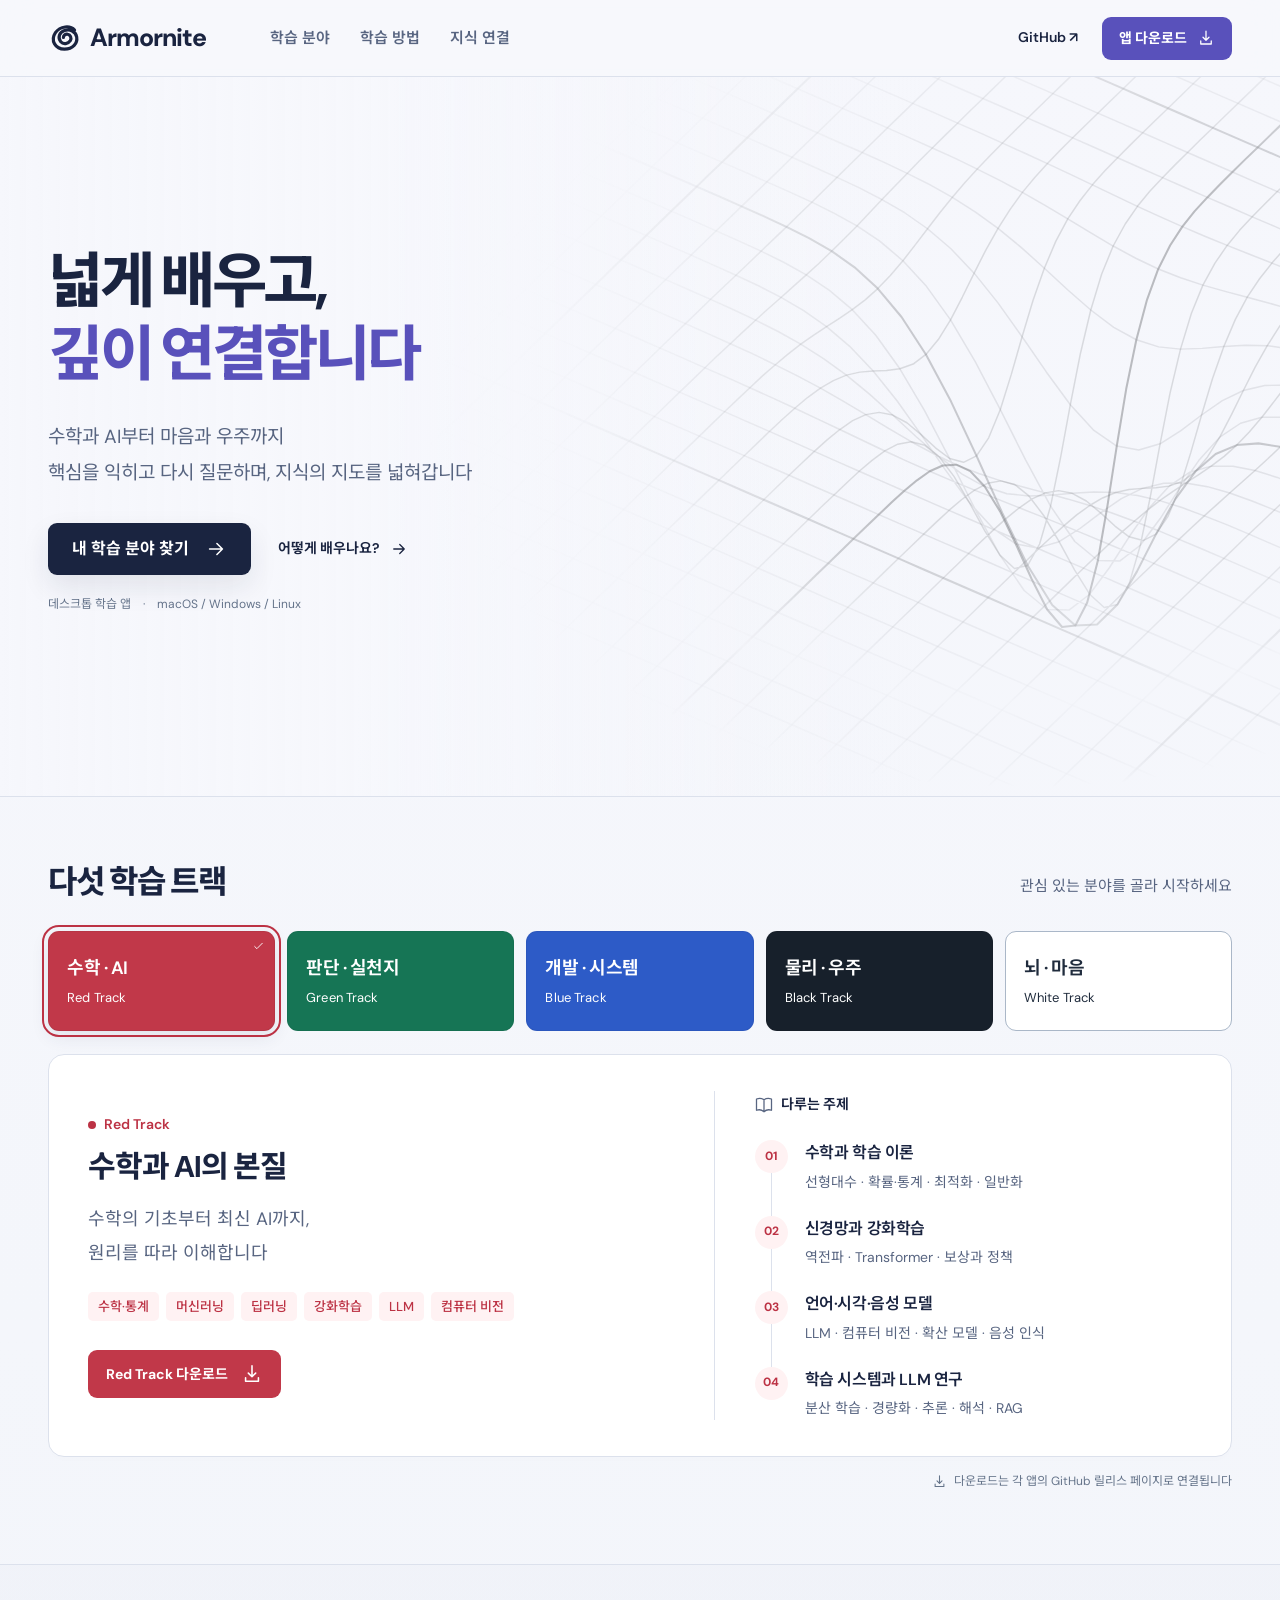
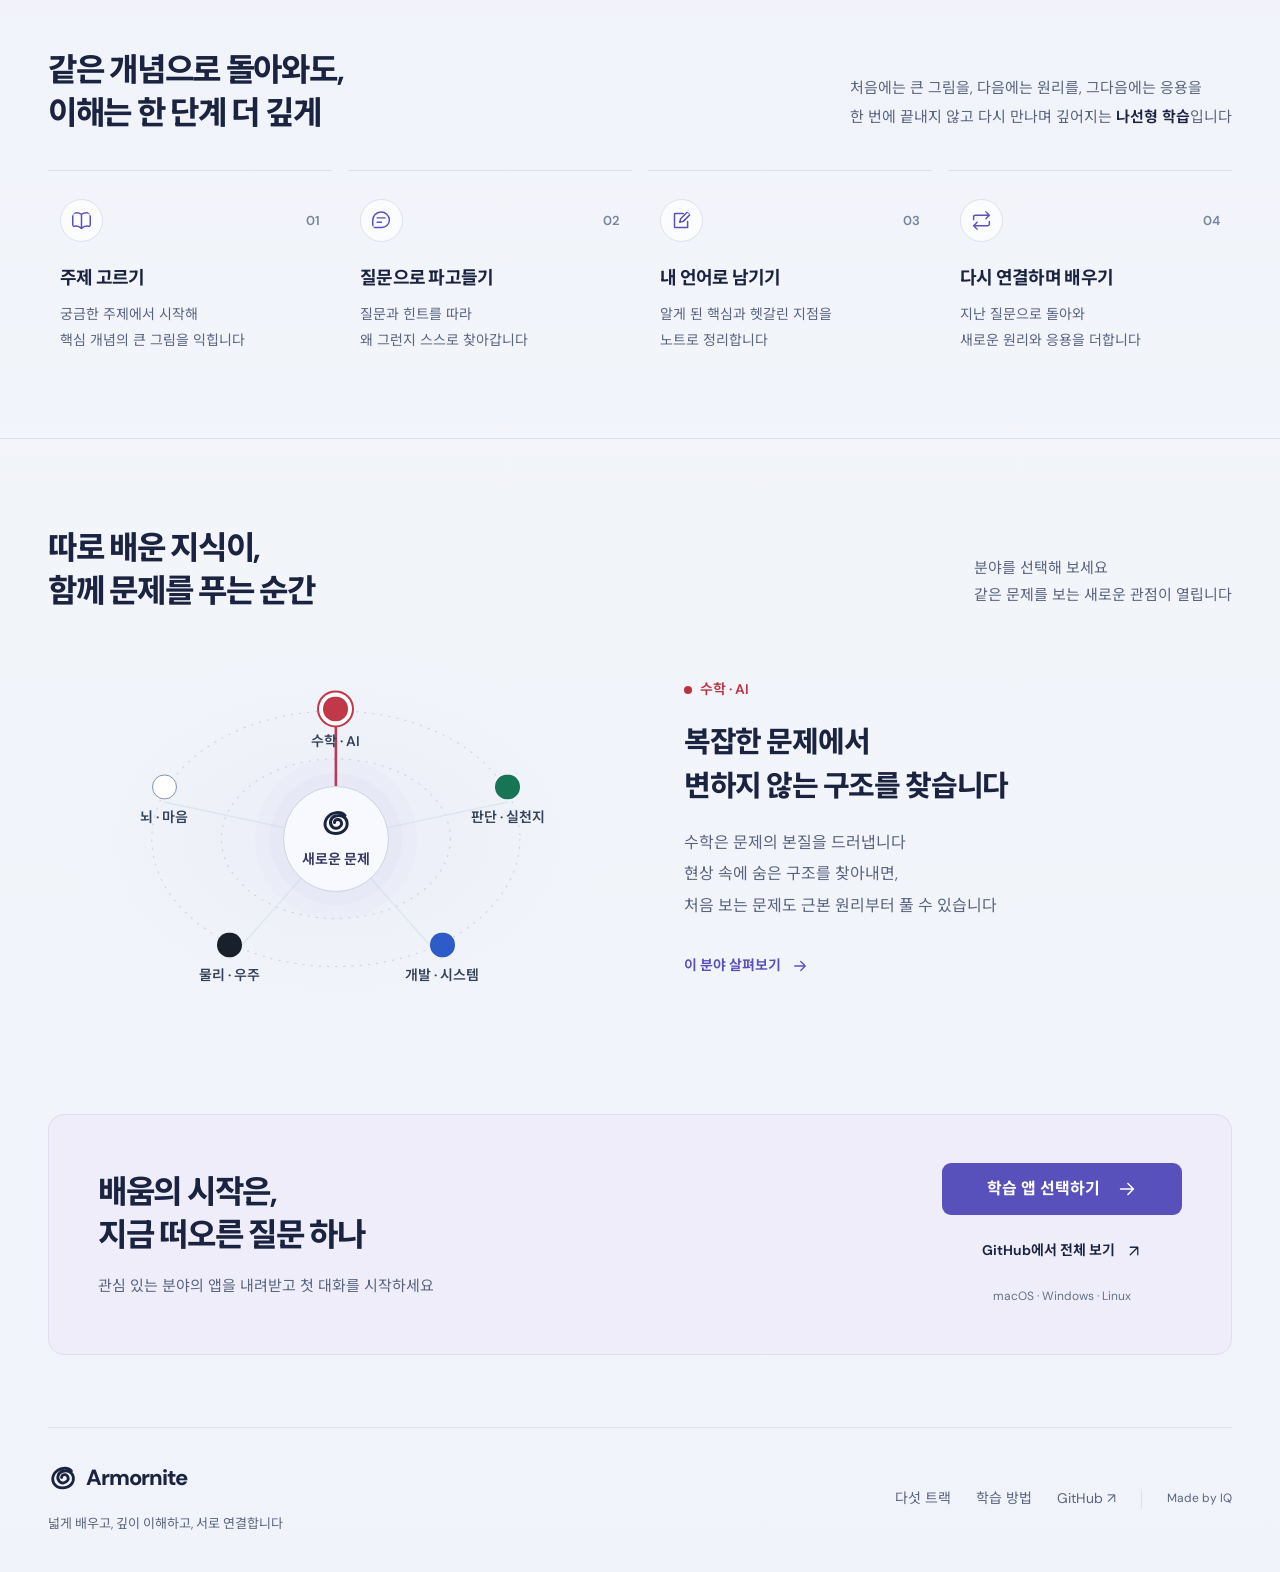
<file: index.html>
<!DOCTYPE html>
<html lang="ko">
<head>
<meta charset="UTF-8">
<meta name="viewport" content="width=device-width, initial-scale=1.0">
<meta name="theme-color" content="#f4f6fb">
<title>Armornite — 관심에서 시작해, 연결하며 깊어지는 학습</title>
<meta name="description" content="수학과 AI부터 마음과 우주까지, 다섯 트랙과 함께 핵심을 익히고 질문하며 지식을 연결하는 데스크톱 학습 앱">
<meta property="og:title" content="Armornite">
<meta property="og:description" content="다섯 트랙과 함께 나선형으로 핵심을 깊이 익히고, 서로 다른 지식을 연결해 새로운 문제의 본질을 꿰뚫습니다">
<meta property="og:type" content="website">
<meta property="og:site_name" content="Armornite">
<meta property="og:url" content="https://iq-spiral-galaxy.github.io/">
<meta property="og:image" content="https://iq-spiral-galaxy.github.io/og-armornite.png">
<meta property="og:image:width" content="1200">
<meta property="og:image:height" content="630">
<meta property="og:image:alt" content="Armornite 로고와 나선형 지식 격자, Learn in spirals, Build to endure">
<meta name="twitter:card" content="summary_large_image">
<meta name="twitter:title" content="Armornite">
<meta name="twitter:description" content="다섯 트랙과 함께 나선형으로 핵심을 깊이 익히고, 서로 다른 지식을 연결해 새로운 문제의 본질을 꿰뚫습니다">
<meta name="twitter:image" content="https://iq-spiral-galaxy.github.io/og-armornite.png">
<meta name="twitter:image:alt" content="Armornite 로고와 나선형 지식 격자, Learn in spirals, Build to endure">
<link rel="canonical" href="https://iq-spiral-galaxy.github.io/">
<link rel="icon" href="/spiral-mark.svg" type="image/svg+xml">
<link rel="preload" as="image" href="/spacetime-warp.svg">
<link rel="preconnect" href="https://fonts.googleapis.com">
<link rel="preconnect" href="https://fonts.gstatic.com" crossorigin>
<link href="https://fonts.googleapis.com/css2?family=DM+Sans:wght@400;500;600;650;700;750;800&amp;family=Noto+Sans+KR:wght@400;450;500;600;650;700;750;800&amp;display=swap" rel="stylesheet">
<link rel="stylesheet" href="/styles.css">
<script src="/app.js" defer></script>
</head>
<body id="top">
<svg class="icon-library" xmlns="http://www.w3.org/2000/svg" aria-hidden="true">
  <symbol id="i-arrow" viewBox="0 0 24 24"><path d="M5 12h14m-6-6 6 6-6 6"/></symbol>
  <symbol id="i-external" viewBox="0 0 24 24"><path d="m7 17 10-10M7 7h10v10"/></symbol>
    <symbol id="i-download" viewBox="0 0 24 24"><path d="M12 3v12m-4-4 4 4 4-4M5 16v4h14v-4"/></symbol>
  <symbol id="i-book" viewBox="0 0 24 24"><path d="M12 5v16m0-16C9 3 5 3 2 4v15c3-1 7-1 10 2 3-3 7-3 10-2V4c-3-1-7-1-10 1Z"/></symbol>
  <symbol id="i-chat" viewBox="0 0 24 24"><path d="M21 11.5a8.5 8.5 0 0 1-8.5 8.5H4l-2 2v-10A9.5 9.5 0 0 1 21 11.5Z"/><path d="M7 9h9m-9 5h5"/></symbol>
  <symbol id="i-note" viewBox="0 0 24 24"><path d="M19 13v7H4V4h10m0 9-4 1 1-4 8-8 3 3-8 8Z"/></symbol>
  <symbol id="i-repeat" viewBox="0 0 24 24"><path d="m17 2 4 4-4 4M3 11V8a2 2 0 0 1 2-2h16M7 22l-4-4 4-4m14-1v3a2 2 0 0 1-2 2H3"/></symbol>
  <symbol id="i-check" viewBox="0 0 24 24"><path d="m5 12 4 4L19 6"/></symbol>
</svg>
<a class="skip-link" href="#main">본문 바로가기</a>
<header class="site-header">
  <div class="container header-inner">
    <a class="brand" href="#top" aria-label="Armornite 홈"><img src="/spiral-mark.svg" alt="" width="34" height="34"><span>Armornite</span></a>
    <nav class="main-nav" aria-label="주요 메뉴"><a href="#buddies">학습 분야</a><a href="#concept">학습 방법</a><a href="#combine">지식 연결</a></nav>
    <div class="header-actions"><a class="github-link" href="https://github.com/iq-spiral-galaxy" target="_blank" rel="noopener">GitHub ↗</a><a class="button button-small" href="#start">앱 다운로드<svg class="icon"><use href="#i-download"/></svg></a></div>
  </div>
</header>
<main id="main" tabindex="-1">
  <section class="hero" aria-labelledby="hero-title">
    <div class="hero-manifold" aria-hidden="true"><img src="/spacetime-warp.svg" alt="" width="760" height="620"></div>
    <div class="container hero-layout"><div class="hero-copy">
      <h1 id="hero-title">넓게 배우고,<br><span>깊이 연결합니다</span></h1>
      <p class="hero-description">수학과 AI부터 마음과 우주까지<br>핵심을 익히고 다시 질문하며, 지식의 지도를 넓혀갑니다</p>
      <div class="hero-actions"><a class="button" href="#buddies">내 학습 분야 찾기<svg class="icon"><use href="#i-arrow"/></svg></a><a class="text-link" href="#concept">어떻게 배우나요?<svg class="icon"><use href="#i-arrow"/></svg></a></div>
      <p class="platform-note">데스크톱 학습 앱 <span>·</span> macOS / Windows / Linux</p>
    </div></div>
  </section>

  <section class="catalog container" id="buddies" aria-labelledby="catalog-title">
    <div class="section-heading"><div><h2 id="catalog-title">다섯 학습 트랙</h2></div><p>관심 있는 분야를 골라 시작하세요</p></div>
    <div class="course-tabs" role="tablist" aria-label="학습 분야 선택">
      <button class="course-tab theme-red" type="button" id="tab-red" role="tab" aria-selected="true" aria-controls="panel-red" data-color="red"><span><strong>수학 · AI</strong><small>Red Track</small></span><svg class="selection-check icon"><use href="#i-check"/></svg></button>
      <button class="course-tab theme-green" type="button" id="tab-green" role="tab" aria-selected="false" aria-controls="panel-green" tabindex="-1" data-color="green"><span><strong>판단 · 실천지</strong><small>Green Track</small></span><svg class="selection-check icon"><use href="#i-check"/></svg></button>
      <button class="course-tab theme-blue" type="button" id="tab-blue" role="tab" aria-selected="false" aria-controls="panel-blue" tabindex="-1" data-color="blue"><span><strong>개발 · 시스템</strong><small>Blue Track</small></span><svg class="selection-check icon"><use href="#i-check"/></svg></button>
      <button class="course-tab theme-black" type="button" id="tab-black" role="tab" aria-selected="false" aria-controls="panel-black" tabindex="-1" data-color="black"><span><strong>물리 · 우주</strong><small>Black Track</small></span><svg class="selection-check icon"><use href="#i-check"/></svg></button>
      <button class="course-tab theme-white" type="button" id="tab-white" role="tab" aria-selected="false" aria-controls="panel-white" tabindex="-1" data-color="white"><span><strong>뇌 · 마음</strong><small>White Track</small></span><svg class="selection-check icon"><use href="#i-check"/></svg></button>
    </div>
    <div class="course-panels">
      <article class="course-panel theme-red" id="panel-red" role="tabpanel" aria-labelledby="tab-red" tabindex="0">
        <div class="course-summary">
          <p class="course-label"><span class="color-dot"></span>Red Track</p>
          <h3>수학과 AI의 본질</h3><p class="course-description">수학의 기초부터 최신 AI까지,<br>원리를 따라 이해합니다</p>
          <ul class="tags" aria-label="주제"><li>수학·통계</li><li>머신러닝</li><li>딥러닝</li><li>강화학습</li><li>LLM</li><li>컴퓨터 비전</li></ul>
          <div class="course-actions"><a class="button course-download" href="https://github.com/iq-spiral-galaxy/spiral-buddy-red/releases" target="_blank" rel="noopener">Red Track 다운로드<svg class="icon"><use href="#i-download"/></svg></a></div>
        </div>
        <div class="topic-map"><p class="topic-heading"><svg class="icon"><use href="#i-book"/></svg>다루는 주제</p><ol>
          <li><span>01</span><div><strong>수학과 학습 이론</strong><p>선형대수 · 확률·통계 · 최적화 · 일반화</p></div></li>
          <li><span>02</span><div><strong>신경망과 강화학습</strong><p>역전파 · Transformer · 보상과 정책</p></div></li>
          <li><span>03</span><div><strong>언어·시각·음성 모델</strong><p>LLM · 컴퓨터 비전 · 확산 모델 · 음성 인식</p></div></li>
          <li><span>04</span><div><strong>학습 시스템과 LLM 연구</strong><p>분산 학습 · 경량화 · 추론 · 해석 · RAG</p></div></li>
        </ol></div>
      </article>
    </div>
    <p class="catalog-note"><svg class="icon"><use href="#i-download"/></svg>다운로드는 각 앱의 GitHub 릴리스 페이지로 연결됩니다</p>
    <noscript><p class="fallback-note">다른 분야의 앱도 바로 다운로드할 수 있습니다<br><a href="https://github.com/iq-spiral-galaxy/spiral-buddy-green/releases">Green Track</a> · <a href="https://github.com/iq-spiral-galaxy/spiral-buddy-blue/releases">Blue Track</a> · <a href="https://github.com/iq-spiral-galaxy/spiral-buddy-black/releases">Black Track</a> · <a href="https://github.com/iq-spiral-galaxy/spiral-buddy-white/releases">White Track</a></p><style>.course-tabs{display:none}</style></noscript>
  </section>

  <section class="method-section" id="concept" aria-labelledby="method-title">
    <div class="container">
      <div class="method-heading"><div><h2 id="method-title">같은 개념으로 돌아와도,<br>이해는 한 단계 더 깊게</h2></div><p>처음에는 큰 그림을, 다음에는 원리를, 그다음에는 응용을<br>한 번에 끝내지 않고 다시 만나며 깊어지는 <strong>나선형 학습</strong>입니다</p></div>
      <div class="method-grid" id="how">
        <article><div class="method-top"><svg class="icon"><use href="#i-book"/></svg><span>01</span></div><h3>주제 고르기</h3><p>궁금한 주제에서 시작해<br>핵심 개념의 큰 그림을 익힙니다</p></article>
        <article><div class="method-top"><svg class="icon"><use href="#i-chat"/></svg><span>02</span></div><h3>질문으로 파고들기</h3><p>질문과 힌트를 따라<br>왜 그런지 스스로 찾아갑니다</p></article>
        <article><div class="method-top"><svg class="icon"><use href="#i-note"/></svg><span>03</span></div><h3>내 언어로 남기기</h3><p>알게 된 핵심과 헷갈린 지점을<br>노트로 정리합니다</p></article>
        <article><div class="method-top"><svg class="icon"><use href="#i-repeat"/></svg><span>04</span></div><h3>다시 연결하며 배우기</h3><p>지난 질문으로 돌아와<br>새로운 원리와 응용을 더합니다</p></article>
      </div>
    </div>
  </section>

  <section class="connections container" id="combine" aria-labelledby="connections-title">
    <div class="section-heading"><div><h2 id="connections-title">따로 배운 지식이,<br>함께 문제를 푸는 순간</h2></div><p>분야를 선택해 보세요<br>같은 문제를 보는 새로운 관점이 열립니다</p></div>
    <div class="connection-layout">
      <div class="connection-map" data-active="red">
        <div class="map-canvas">
          <svg class="map-lines" viewBox="0 0 520 330" preserveAspectRatio="none" aria-hidden="true">
            <ellipse class="map-orbit" cx="260" cy="165" rx="180" ry="125"/><ellipse class="map-orbit" cx="260" cy="165" rx="112" ry="78"/>
            <path data-line="red" d="M260 54V165"/><path data-line="green" d="m428 129-168 36"/><path data-line="blue" d="m364 283-104-118"/><path data-line="black" d="m156 283 104-118"/><path data-line="white" d="m92 129 168 36"/>
          </svg>
          <div class="map-core"><img class="core-spiral" src="/spiral-mark.svg" width="32" height="32" alt=""><span>새로운 문제</span></div>
          <button type="button" class="map-node node-red" data-connection="red" aria-pressed="true" aria-controls="connection-detail"><span class="node-icon" aria-hidden="true"></span>수학 · AI</button>
          <button type="button" class="map-node node-green" data-connection="green" aria-pressed="false" aria-controls="connection-detail"><span class="node-icon" aria-hidden="true"></span>판단 · 실천지</button>
          <button type="button" class="map-node node-blue" data-connection="blue" aria-pressed="false" aria-controls="connection-detail"><span class="node-icon" aria-hidden="true"></span>개발 · 시스템</button>
          <button type="button" class="map-node node-black" data-connection="black" aria-pressed="false" aria-controls="connection-detail"><span class="node-icon" aria-hidden="true"></span>물리 · 우주</button>
          <button type="button" class="map-node node-white" data-connection="white" aria-pressed="false" aria-controls="connection-detail"><span class="node-icon" aria-hidden="true"></span>뇌 · 마음</button>
        </div>
      </div>
      <div class="connection-detail theme-red" id="connection-detail" aria-live="polite" aria-atomic="true">
        <p class="course-label"><span class="color-dot"></span><span id="connection-name">수학 · AI</span></p>
        <h3 id="connection-title">복잡한 문제에서<br>변하지 않는 구조를 찾습니다</h3>
        <p id="connection-copy">수학은 문제의 본질을 드러냅니다<br>현상 속에 숨은 구조를 찾아내면,<br>처음 보는 문제도 근본 원리부터 풀 수 있습니다</p>
        <a class="text-link" id="connection-link" href="#buddies" data-select="red">이 분야 살펴보기<svg class="icon"><use href="#i-arrow"/></svg></a>
      </div>
    </div>
  </section>

  <section class="start-section container" id="start" aria-labelledby="start-title">
    <div class="start-card"><div><h2 id="start-title">배움의 시작은,<br>지금 떠오른 질문 하나</h2><p>관심 있는 분야의 앱을 내려받고 첫 대화를 시작하세요</p></div>
    <div class="start-actions"><a class="button" href="#buddies">학습 앱 선택하기<svg class="icon"><use href="#i-arrow"/></svg></a><a class="text-link" href="https://github.com/iq-spiral-galaxy" target="_blank" rel="noopener">GitHub에서 전체 보기<svg class="icon"><use href="#i-external"/></svg></a><span>macOS · Windows · Linux</span></div></div>
  </section>
</main>
<footer class="site-footer container">
  <div><a class="brand" href="#top"><img src="/spiral-mark.svg" width="30" height="30" alt=""><span>Armornite</span></a><p>넓게 배우고, 깊이 이해하고, 서로 연결합니다</p></div>
  <div class="footer-links"><a href="#buddies">다섯 트랙</a><a href="#concept">학습 방법</a><a href="https://github.com/iq-spiral-galaxy" target="_blank" rel="noopener">GitHub ↗</a><span>Made by <a href="https://github.com/e9ua1" target="_blank" rel="noopener">IQ</a></span></div>
</footer>
</body>
</html>
</file>
<file: styles.css>
:root {
  color-scheme: light;
  --bg: #f4f6fb; --ink: #1a2440; --muted: #586581; --line: #dce1ec;
  --blue: #5951bb; --blue-deep: #41389d; --blue-soft: #eeedf9; --radius: 16px;
  --font: 'DM Sans', 'Noto Sans KR', -apple-system, BlinkMacSystemFont, sans-serif;
}
* { box-sizing: border-box }
html { scroll-behavior: smooth; scroll-padding-top: 100px }
body { margin: 0; background: linear-gradient(180deg,#f6f7fc,var(--bg) 42%,#f0f3f9); color: var(--ink); font: 16px/1.65 var(--font); -webkit-font-smoothing: antialiased }
h1,h2,h3,p { margin: 0; word-break: keep-all; overflow-wrap: break-word }
h1,h2,h3 { line-height: 1.35; letter-spacing: -.04em }
a { color: inherit; text-decoration: none }
button { font: inherit; cursor: pointer; touch-action: manipulation }
button,a { -webkit-tap-highlight-color: transparent; transition: background .18s, color .18s, border-color .18s, box-shadow .18s, transform .18s }
svg { display: block }
ul,ol { padding: 0; margin: 0; list-style: none }
[hidden] { display: none !important }
::selection { background: #d6e3ff; color: var(--ink) }
:focus-visible { outline: 3px solid var(--blue); outline-offset: 5px }
main:focus-visible { outline: none }
.icon-library { position: absolute; width: 0; height: 0; overflow: hidden }
.icon { width: 22px; height: 22px; fill: none; stroke: currentColor; stroke-width: 1.7; stroke-linecap: round; stroke-linejoin: round; flex-shrink: 0 }
.container { width: min(1240px, calc(100% - 96px)); margin-inline: auto }
.skip-link { position: fixed; top: 12px; left: 20px; z-index: 100; background: white; padding: 12px 18px; border: 2px solid var(--blue); border-radius: 8px; transform: translateY(-180%) }
.skip-link:focus { transform: translateY(0) }
.button { display: inline-flex; align-items: center; justify-content: center; gap: 16px; min-height: 52px; padding: 13px 23px; border: 1px solid transparent; border-radius: 9px; background: var(--blue); color: white; font-size: 16px; font-weight: 700; line-height: 1.5 }
.button:hover { background: var(--blue-deep); transform: translateY(-2px); box-shadow: 0 5px 14px #275ce620 }
.button-small { font-size: 14px; min-height: 42px; padding: 10px 16px; gap: 10px }
.button-small .icon { width: 18px; height: 18px }
.text-link { display: inline-flex; align-items: center; gap: 10px; font-size: 14px; font-weight: 650; min-height: 44px }
.text-link .icon { width: 18px; height: 18px }
.text-link:hover { color: var(--blue) }

/* A quiet product header keeps the learning subjects at the center. */
.site-header { position: sticky; top: 0; z-index: 20; background: #f7f8fce8; backdrop-filter: blur(16px); border-bottom: 1px solid var(--line) }
.header-inner { display: flex; align-items: center; gap: 48px; min-height: 76px }
.brand { display: inline-flex; align-items: center; gap: 8px; font-size: 25px; font-weight: 800; letter-spacing: -1px; line-height: 1.2 }
.brand img { display: block }
.main-nav { display: flex; gap: 30px; margin-left: 16px }
.main-nav a { font-size: 15px; font-weight: 600; color: var(--muted); padding: 20px 0 }
.main-nav a:hover { color: var(--blue) }
.header-actions { display: flex; gap: 24px; align-items: center; margin-left: auto }
.github-link { font-size: 14px; font-weight: 600 }
.github-link:hover { color: var(--blue) }

/* Restore a16c884's spacetime composition without rolling back learning controls. */
.hero { position: relative; isolation: isolate; display: flex; align-items: center; min-height: min(720px,calc(100svh - 76px)); padding: 96px 0 108px; overflow: hidden; border-bottom: 1px solid var(--line) }
.hero-layout { position: relative; z-index: 2 }
.hero-copy { max-width: 730px }
.hero-manifold { position: absolute; z-index: 0; left: 83%; top: 50%; width: clamp(1080px,112vw,1740px); transform: translate(-50%,-50%) rotate(-4deg); opacity: .58; mix-blend-mode: multiply; pointer-events: none; mask-image: radial-gradient(ellipse 58% 54% at 58% 55%,#000 0%,#000 44%,#000b 62%,transparent 94%); -webkit-mask-image: radial-gradient(ellipse 58% 54% at 58% 55%,#000 0%,#000 44%,#000b 62%,transparent 94%) }
.hero-manifold img { display: block; width: 100%; height: auto; transform-origin: 50% 48% }
.hero::before { content: ''; position: absolute; z-index: 1; inset: 0; background: linear-gradient(90deg,#f6f7fc 0%,#f6f7fce8 31%,#f6f7fc33 56%,transparent 72%); pointer-events: none }
.hero h1 { font-size: clamp(44px,4.7vw,70px); font-weight: 750; line-height: 1.2; margin-top: 0; letter-spacing: -.055em }
.hero h1 span { color: var(--blue) }

.hero-description { max-width: 650px; font-size: 19px; line-height: 1.9; color: var(--muted); margin-top: 28px }
.hero-actions { display: flex; align-items: center; flex-wrap: wrap; gap: 12px 27px; margin-top: 32px }
.hero-actions .button { background: var(--ink); box-shadow: 0 12px 28px #1a244018 }
.hero-actions .button:hover { background: #303956 }

@media(prefers-reduced-motion:no-preference) {
  .hero-manifold img { animation: spacetime-breathe 30s cubic-bezier(.37,0,.63,1) infinite alternate }
}
@keyframes spacetime-breathe { from { transform: translate(-.3%,3px) scale(1.012,.990) } to { transform: translate(.3%,-4px) scale(1.026,1.010) } }
.platform-note { font-size: 12px; color: #64738a; margin-top: 20px }
.platform-note span { margin: 0 9px }

/* Five consistent color surfaces; subjects lead and track names are secondary. */
.theme-red { --accent: #bc3244; --soft: #fff2f3; --field: #c13849; --on-field: #fff }
.theme-green { --accent: #106d50; --soft: #edf8f3; --field: #167555; --on-field: #fff }
.theme-blue { --accent: #2457ce; --soft: #eef4ff; --field: #2d5bc7; --on-field: #fff }
.theme-black { --accent: #202936; --soft: #f0f2f5; --field: #17202b; --on-field: #fff }
.theme-white { --accent: #49586c; --soft: #f7f9fc; --field: #fff; --on-field: #202c3d }
.section-heading { display: flex; align-items: flex-end; justify-content: space-between; gap: 36px; margin-bottom: 27px }
.section-heading h2 { font-size: 32px; font-weight: 750; margin-top: 0 }
.section-heading > p { font-size: 15px; color: var(--muted); padding-bottom: 4px; line-height: 1.8 }
.catalog { padding-top: 64px; padding-bottom: 72px }
.course-tabs { position: relative; display: grid; grid-template-columns: repeat(5,minmax(0,1fr)); gap: 12px; margin-bottom: 23px }
.course-tab { position: relative; display: flex; align-items: center; text-align: left; gap: 13px; min-height: 100px; padding: 20px 18px; border: 1px solid #0000000d; border-radius: 11px; color: var(--on-field); background: var(--field) }
.course-tab.theme-white { border-color: #aab7c8 }

.course-tab strong { display: block; font-size: 18px; font-weight: 650; letter-spacing: -.025em; white-space: nowrap }
.course-tab small { display: block; font-size: 13px; letter-spacing: .01em; margin-top: 4px }
.course-tab:hover { transform: translateY(-3px); box-shadow: 0 7px 16px #2034501f }
.course-tab[aria-selected="true"] { outline: 2px solid var(--accent); outline-offset: 4px; box-shadow: 0 6px 18px #283a5418 }
.course-tab .selection-check { position: absolute; right: 9px; top: 8px; width: 13px; height: 13px; opacity: 0 }
.course-tab[aria-selected="true"] .selection-check { opacity: 1 }
.course-panel { display: grid; grid-template-columns: 1.22fr 1fr; background: white; border: 1px solid var(--line); border-radius: var(--radius); padding: 36px 39px; gap: 42px; box-shadow: 0 4px 8px #26365102 }
.course-label { display: flex; align-items: center; gap: 8px; color: var(--accent); font-size: 14px; font-weight: 600; letter-spacing: 0 }
.color-dot { display: inline-block; width: 8px; height: 8px; border-radius: 50%; background: var(--accent); flex-shrink: 0 }
.theme-white .color-dot { background: white; box-shadow: 0 0 0 1.5px #6b7b90 }
.course-summary h3 { font-size: 30px; font-weight: 750; margin-top: 11px }
.course-summary { align-self: center; min-width: 0 }
.course-description { font-size: 18px; line-height: 1.9; color: var(--muted); margin-top: 14px }
.tags { display: flex; flex-wrap: wrap; gap: 7px; margin-top: 22px }
.tags li { font-size: 13px; font-weight: 500; padding: 4px 10px; background: var(--soft); color: var(--accent); border-radius: 5px }
.course-actions { display: flex; align-items: center; gap: 20px; margin-top: 29px; flex-wrap: wrap }
.course-download { background: var(--field); color: var(--on-field); font-size: 14px; min-height: 46px; gap: 13px; padding: 12px 17px }
.course-download:hover { background: var(--accent); color: white; box-shadow: 0 5px 15px #1d314c1c }
.theme-white .course-download { border-color: #a4afbd }
.topic-map { border-left: 1px solid var(--line); padding: 2px 0 0 40px; align-self: center }
.topic-heading { display: flex; align-items: center; gap: 8px; font-size: 14px; font-weight: 650; margin-bottom: 24px }
.topic-heading .icon { width: 18px; height: 18px; color: var(--muted) }
.topic-map li { position: relative; display: flex; gap: 17px; padding-bottom: 22px }
.topic-map li > div { min-width: 0 }
.topic-map li:last-child { padding-bottom: 0 }
.topic-map li:not(:last-child)::before { content: ''; position: absolute; left: 16px; top: 33px; bottom: 0; width: 1px; background: var(--line) }
.topic-map li > span { position: relative; width: 33px; height: 33px; display: grid; place-items: center; border-radius: 50%; background: var(--soft); color: var(--accent); font-size: 12px; font-weight: 700; flex-shrink: 0 }
.topic-map strong { font-size: 16px; font-weight: 600; letter-spacing: -.025em }
.topic-map p:not(.topic-heading) { font-size: 14px; color: var(--muted); margin-top: 4px }
.catalog-note { display: flex; justify-content: flex-end; gap: 7px; font-size: 12px; color: #65748a; margin-top: 15px }
.catalog-note .icon { width: 15px; height: 19px }
.fallback-note { padding-top: 20px; line-height: 2 }.fallback-note a { text-decoration: underline }

/* The learning loop is instructional rather than ornamental. */
.method-section { background: linear-gradient(180deg,#edf0f780,transparent); border-block: 1px solid var(--line); padding: 84px 0 80px }
.method-heading { display: flex; align-items: flex-end; justify-content: space-between; gap: 50px; margin-bottom: 35px }
.method-heading h2 { font-size: 32px; margin-top: 0; font-weight: 750 }
.method-heading > p { font-size: 15px; color: var(--muted); line-height: 1.9; max-width: 530px; padding-bottom: 4px }
.method-heading strong { color: var(--ink); font-weight: 650 }
.method-grid { display: grid; grid-template-columns: repeat(4,1fr); gap: 16px }
.method-grid article { padding: 28px 12px 4px; background: transparent; border: 0; border-top: 1px solid var(--line); border-radius: 0 }
.method-top { display: flex; align-items: center; justify-content: space-between }
.method-top > .icon { color: var(--blue); width: 43px; height: 43px; padding: 10px; background: #ffffffb8; border: 1px solid var(--line); border-radius: 50% }
.method-top > span { font-size: 13px; color: #74849c; font-weight: 600 }
.method-grid h3 { font-size: 18px; font-weight: 700; margin-top: 24px }
.method-grid p { font-size: 14px; color: var(--muted); line-height: 1.9; margin-top: 10px }
.connections { padding-block: 88px }
.connection-layout { display: grid; grid-template-columns: 1.05fr 1fr; gap: 60px; align-items: center }
.connection-map { border: 0; border-radius: 0; padding: 20px 22px 18px; background: radial-gradient(ellipse at 50% 50%,#e5e7f780,transparent 66%) }
.map-canvas { position: relative; aspect-ratio: 520/330; min-height: 280px; margin-top: 10px }
.map-lines { position: absolute; width: 100%; height: 100%; inset: 0; fill: none; stroke: #dfe6ef; stroke-width: 1.5 }
.map-lines path { transition: stroke .25s, stroke-width .25s }
.map-lines .map-orbit { stroke: #b5bfd4; stroke-width: 1; stroke-dasharray: 2 6; opacity: .65 }
.connection-map[data-active="red"] [data-line="red"] { stroke: #c13849; stroke-width: 2.5 }
.connection-map[data-active="green"] [data-line="green"] { stroke: #167555; stroke-width: 2.5 }
.connection-map[data-active="blue"] [data-line="blue"] { stroke: #2d5bc7; stroke-width: 2.5 }
.connection-map[data-active="black"] [data-line="black"] { stroke: #17202b; stroke-width: 2.5 }
.connection-map[data-active="white"] [data-line="white"] { stroke: #667892; stroke-width: 2.5 }
.map-core { position: absolute; left: 50%; top: 50%; transform: translate(-50%,-50%); width: 106px; height: 106px; background: #f8f9ff; border: 1px solid #cdd3e6; border-radius: 50%; display: flex; align-items: center; justify-content: center; flex-direction: column; gap: 9px; color: #393965; font-size: 14px; font-weight: 650; box-shadow: 0 0 0 13px #6358ac06,0 0 0 28px #6358ac05 }
.core-spiral { width: 32px; height: 32px }
.map-node { position: absolute; transform: translate(-50%,-50%); border: 0; background: transparent; display: flex; align-items: center; flex-direction: column; gap: 7px; color: #334359; font-size: 14px; font-weight: 600; padding: 5px 7px; min-width: 84px; white-space: nowrap; border-radius: 10px }
.node-icon { display: block; width: 25px; height: 25px; border-radius: 50%; background: var(--node-color); color: white; border: 1px solid #0000000c; transition: box-shadow .18s, transform .18s }

.node-red { --node-color: #c13849; left: 50%; top: 16.4% }
.node-green { --node-color: #167555; left: 82.3%; top: 39.1% }
.node-blue { --node-color: #2d5bc7; left: 70%; top: 85.8% }
.node-black { --node-color: #17202b; left: 30%; top: 85.8% }
.node-white { --node-color: #fff; left: 17.7%; top: 39.1% }
.node-white .node-icon { border-color: #8292a8; color: #41516a }
.map-node:hover .node-icon,.map-node[aria-pressed="true"] .node-icon { box-shadow: 0 0 0 4px white,0 0 0 6px var(--node-color); transform: translateY(-2px) }
.node-white:hover .node-icon,.node-white[aria-pressed="true"] .node-icon { box-shadow: 0 0 0 4px white,0 0 0 6px #8292a8 }
.connection-detail { padding: 22px 0 }
.connection-detail h3 { font-size: 29px; font-weight: 750; margin-top: 20px; line-height: 1.5 }
.connection-detail > p:not(.course-label) { font-size: 16px; line-height: 1.95; color: var(--muted); max-width: 420px; margin-top: 19px }
.connection-detail > .text-link { color: var(--blue); margin-top: 23px }
.start-section { padding-bottom: 72px }
.start-card { display: flex; align-items: center; justify-content: space-between; gap: 40px; padding: 48px 49px; border-radius: var(--radius); background: #eeedf9; border: 1px solid #deddf0 }
.start-card h2 { font-size: 32px; font-weight: 750; margin-top: 0 }
.start-card > div > p { color: var(--muted); font-size: 15px; margin-top: 17px }
.start-actions { display: flex; align-items: center; flex-direction: column; gap: 14px; min-width: 240px }
.start-actions .button { width: 100% }.start-actions > span { color: #64738a; font-size: 12px }
.site-footer { display: flex; justify-content: space-between; align-items: center; gap: 40px; padding-top: 35px; padding-bottom: 38px; border-top: 1px solid var(--line) }
.site-footer .brand { font-size: 22px }.site-footer p { color: var(--muted); font-size: 13px; margin-top: 11px }
.footer-links { display: flex; align-items: center; gap: 25px; font-size: 14px; color: var(--muted) }
.footer-links > span { border-left: 1px solid var(--line); padding-left: 25px; font-size: 12px }
.footer-links a:hover { color: var(--blue) }

@media(min-width:1600px) {
  .container { width: min(1360px,calc(100% - 128px)) }.hero { padding-block: 104px }.hero h1 { font-size: 76px }.hero-description { font-size: 20px }

  .course-tab strong { font-size: 20px }.course-tab small { font-size: 14px }.course-panel { padding: 42px 48px }.course-description { font-size: 20px }.course-summary h3 { font-size: 34px }
}
@media(max-width:1150px) {
  .container { width: calc(100% - 64px) }.header-inner { gap: 25px }.main-nav { gap: 20px; margin-left: 0 }.header-actions { gap: 18px }
  .hero { padding-block: 80px; min-height: 600px }.hero h1 { font-size: 58px }.hero-description { font-size: 18px }.hero-actions { gap: 12px 18px }.hero-actions .button { padding: 13px 17px }
  .hero-manifold { left: 89%; opacity: .4 }
  .course-tabs { gap: 10px }.course-tab { padding: 19px 12px; gap: 9px }.course-tab strong { font-size: 16px }
  .course-panel { padding: 30px; gap: 30px }.topic-map { padding-left: 29px }.course-actions { gap: 10px }
  .section-heading h2,.method-heading h2 { font-size: 29px }.method-heading > p { font-size: 14px; max-width: 460px }
  .method-grid article { padding: 23px 18px }.method-grid h3 { font-size: 17px }.method-grid p br { display: none }
  .connection-layout { gap: 40px }.connection-detail h3 { font-size: 27px }.footer-links { gap: 17px }.footer-links > span { padding-left: 17px }
}
@media(max-width:900px) {
  .github-link { display: none }.main-nav { margin-left: auto }.hero { min-height: 570px; padding: 72px 0 84px }.hero h1 { font-size: 52px }.hero-description { font-size: 18px }
  .hero-actions { gap: 8px 20px; margin-top: 28px }.hero-manifold { left: 90%; top: 56%; width: 1280px; opacity: .3 }

  .section-heading { align-items: flex-start; flex-direction: column; gap: 12px }.section-heading > p br { display: none }
  .course-tab { flex-direction: column; align-items: flex-start; padding: 16px; gap: 9px }.course-tab strong { font-size: 16px }.course-tab small { font-size: 12px }
  .course-tabs { display: flex; overflow-x: auto; scroll-snap-type: x mandatory; gap: 12px; padding: 7px 6px 10px; margin: -7px -6px 15px; scrollbar-width: thin }
  .course-tab { flex: 0 0 155px; scroll-snap-align: center; min-height: 92px }
  .course-summary h3 { font-size: 26px }.course-description { font-size: 16px }.course-panel { gap: 23px }.topic-map { padding-left: 23px }.topic-map strong { font-size: 15px }.topic-map li { gap: 12px }
  .method-heading { align-items: flex-start; flex-direction: column; gap: 20px }.method-heading > p { max-width: none; font-size: 15px }.method-grid { grid-template-columns: repeat(2,1fr) }.method-grid h3 { font-size: 19px }.method-grid p { font-size: 15px }
  .connection-layout { grid-template-columns: 1fr; gap: 25px }.connection-detail h3 { font-size: 24px }.connection-detail > p:not(.course-label) { font-size: 16px }.connection-map { padding: 17px 14px; width: 100%; max-width: 650px; margin-inline: auto }
  .map-node { font-size: 14px; min-width: 70px; gap: 4px }.node-icon { width: 23px; height: 23px }.map-core { width: 87px; height: 87px; font-size: 12px; gap: 5px }.core-spiral { width: 27px; height: 27px }
  .site-footer { align-items: flex-start }.footer-links { display: grid; grid-template-columns: repeat(2,auto); gap: 12px 22px }.footer-links > span { border: 0; padding-left: 0 }.start-card { padding: 36px }.start-card h2 { font-size: 29px }.start-actions { min-width: 210px }
}
@media(max-width:680px) {
  html { scroll-padding-top: 112px }.container { width: calc(100% - 40px) }.header-inner { flex-wrap: wrap; gap: 0; min-height: 100px; padding-top: 13px }
  .brand { font-size: 23px }.brand img { width: 31px; height: 31px }.header-actions { margin-left: auto }.header-actions .button-small { min-height: 38px; padding: 7px 11px; font-size: 13px; gap: 6px }.header-actions .button-small .icon { width: 16px; height: 16px }
  .main-nav { order: 3; width: 100%; justify-content: flex-start; gap: 26px; margin: 0 }.main-nav a { padding: 11px 0 12px; font-size: 14px; line-height: 1.4 }
  .hero { display: flex; min-height: 560px; padding: 54px 0 78px }.hero h1 { font-size: clamp(36px,10vw,54px); line-height: 1.28; margin-top: 0 }
  .hero-manifold { width: 960px; left: 93%; top: 61%; opacity: .24 }.hero::before { background: linear-gradient(90deg,#f6f7fcf2 0%,#f6f7fc88 44%,transparent 100%) }
  .hero-description { font-size: 17px; margin-top: 21px }.hero-actions { margin-top: 25px; gap: 10px 18px }.hero-actions .button { font-size: 14px; min-height: 48px; padding: 12px 16px; gap: 12px }.hero-actions .text-link { gap: 5px }.platform-note { font-size: 12px; margin-top: 18px }

  .section-heading { gap: 10px; margin-bottom: 24px }.section-heading h2 { font-size: 26px }.section-heading > p { font-size: 14px; padding: 0 }
  .course-tabs { display: flex; overflow-x: auto; scroll-snap-type: x mandatory; gap: 12px; padding: 7px 6px 10px; margin: -7px -6px 15px; scrollbar-width: thin }
  .course-tab { flex: 0 0 155px; scroll-snap-align: center; padding: 17px; min-height: 92px; gap: 10px }.course-tab strong { font-size: 17px }.course-tab small { font-size: 13px }
  .course-panel { grid-template-columns: 1fr; padding: 26px 23px; gap: 26px; border-radius: 12px }.course-summary h3 { font-size: 26px; margin-top: 12px }.course-description { font-size: 16px; margin-top: 13px }
  .tags { margin-top: 18px }.course-actions { gap: 10px 14px; margin-top: 22px }.course-download { font-size: 14px; padding: 11px 13px; gap: 8px; min-height: 44px }.course-download .icon { width: 18px; height: 18px }
  .topic-map { border-left: 0; border-top: 1px solid var(--line); padding: 24px 0 0 }.topic-heading { margin-bottom: 18px }.topic-map strong { font-size: 15px }.topic-map li { padding-bottom: 22px }.topic-map li:last-child { padding: 0 }
  .catalog-note { justify-content: flex-start; font-size: 12px; align-items: flex-start }.catalog { padding-top: 38px; padding-bottom: 43px }
  .method-section { padding: 40px 0 42px }.method-heading h2 { font-size: 27px }.method-heading > p { font-size: 15px }.method-heading > p br { display: none }.method-heading { gap: 16px; margin-bottom: 25px }
  .method-grid { gap: 25px 17px }.method-grid article { padding: 20px 0 4px }.method-grid h3 { font-size: 16px; line-height: 1.5; margin-top: 18px }.method-grid p { font-size: 14px; line-height: 1.8 }.method-top > .icon { width: 39px; height: 39px; padding: 8px }
  .connections { padding: 43px 0 }.connection-layout { grid-template-columns: 1fr; gap: 13px }.connection-map { padding: 18px 18px 15px }.map-core { width: 82px; height: 82px; font-size: 12px }.map-node { font-size: 12px }.node-icon { width: 23px; height: 23px }
  .connection-detail { padding: 20px 3px 0; min-height: 280px }.connection-detail h3 { font-size: 25px; margin-top: 15px }.connection-detail > p:not(.course-label) { font-size: 16px; max-width: none; margin-top: 15px }.connection-detail > .text-link { margin-top: 13px }
  .start-section { padding-bottom: 40px }.start-card { flex-direction: column; align-items: stretch; padding: 28px 25px; gap: 23px }.start-card h2 { font-size: 28px }.start-actions { gap: 10px; align-items: flex-start }.start-actions .button { font-size: 15px; min-height: 48px }.start-actions .text-link,.start-actions > span { align-self: center }
  .site-footer { padding-top: 28px; padding-bottom: 28px; gap: 25px; flex-direction: column }.site-footer .brand { font-size: 22px }.footer-links { display: flex; flex-wrap: wrap; gap: 13px 21px }
}
@media(max-width:360px) {
  .container { width: calc(100% - 32px) }.hero h1 { font-size: 36px }.hero-actions { gap: 7px 12px }.course-panel { padding-inline: 18px }.course-summary h3 { font-size: 24px }.method-grid { grid-template-columns: 1fr }.map-node { font-size: 12px }.node-icon { width: 23px; height: 23px }.map-core { width: 69px; height: 69px }.start-card { padding: 25px 21px }
}
@media(prefers-reduced-motion:reduce) {
  html { scroll-behavior: auto }*,*::before,*::after { transition: none!important; animation: none!important }.button:hover,.course-tab:hover { transform: none }
}
@media(forced-colors:active) {
  .hero-manifold,.hero::before { display: none }
  .course-tab[aria-selected="true"],.map-node[aria-pressed="true"] { outline: 3px solid Highlight }.node-icon,.map-core,.button { border: 1px solid ButtonText }.map-lines { stroke: CanvasText }.color-dot { background: CanvasText }.course-panel { border-color: CanvasText }
}
@media(prefers-contrast:more) { .hero-manifold { display: none } }
</file>
